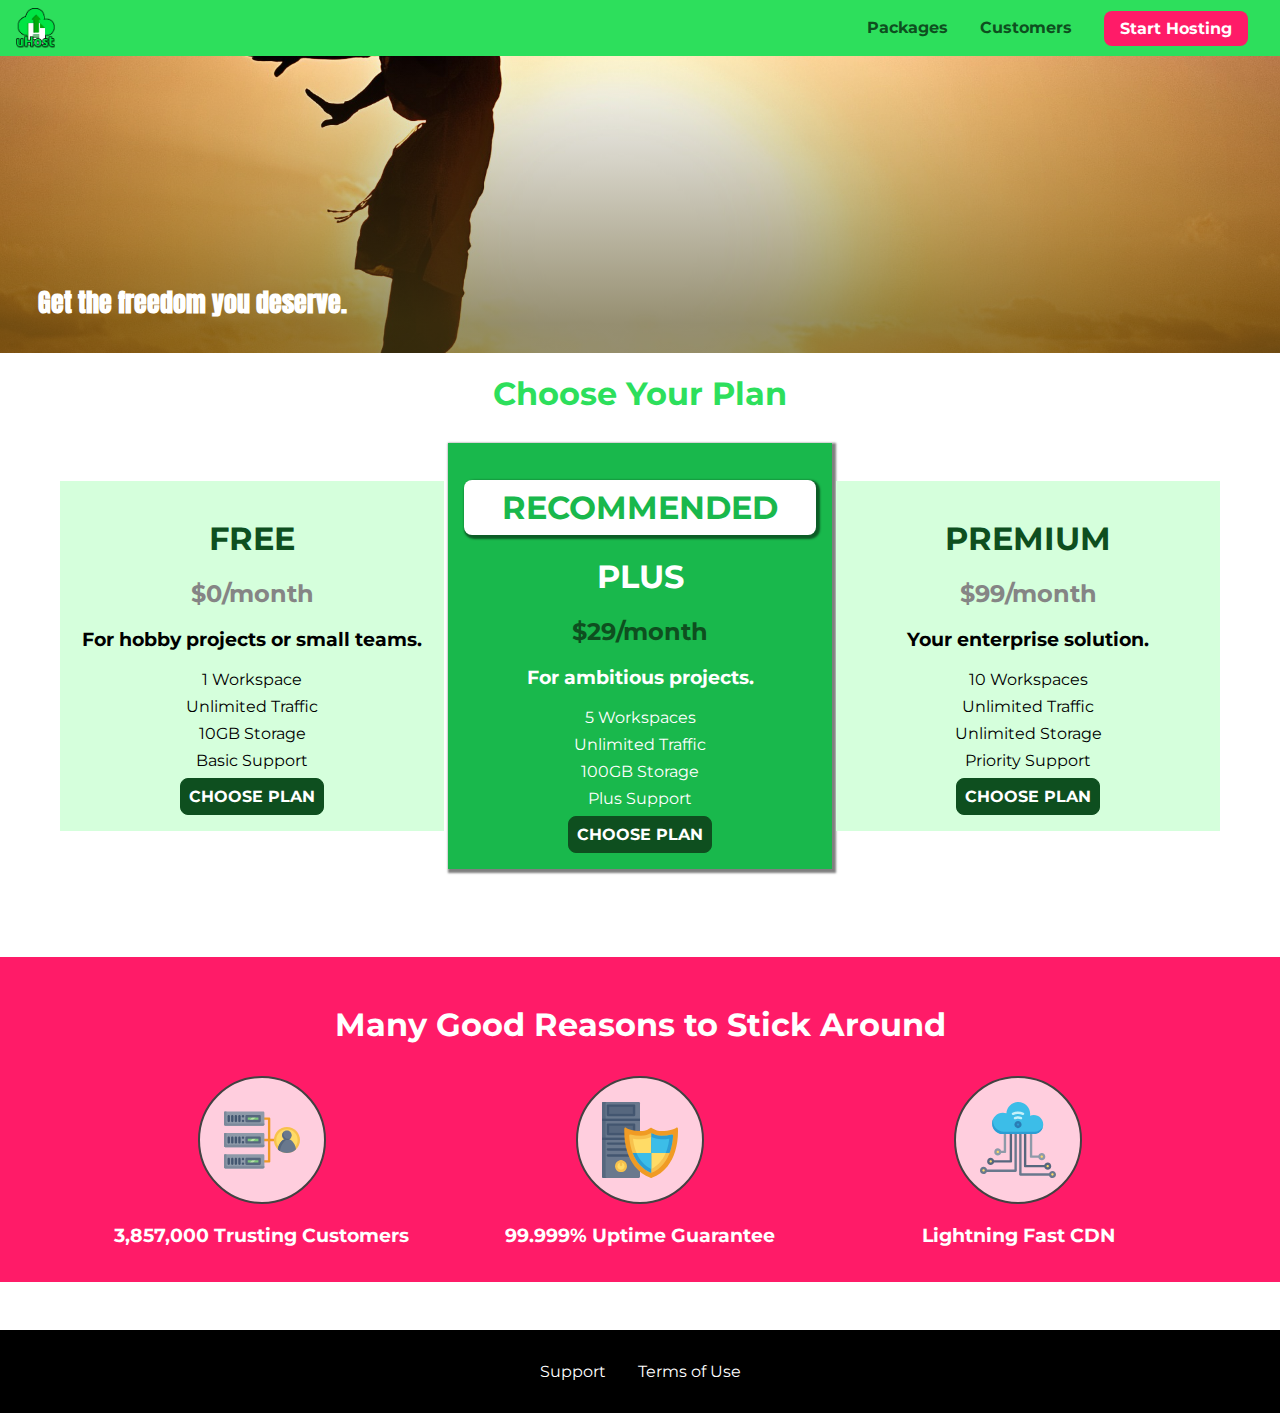
<file: index.html>
<!DOCTYPE html>
<html lang="en">

<head>
    <meta charset="UTF-8">
    <meta http-equiv="X-UA-Compatible" content="ie=edge">
    <meta name="viewport" content="width=device-width, initial-scale=1.0">
    <title>uHost</title>
    <link rel="shortcut icon" href="favicon.png">
    <!-- <link href="https://fonts.googleapis.com/css?family=Anton" rel="stylesheet">
    <link href="https://fonts.googleapis.com/css?family=Montserrat:400,700" rel="stylesheet"> -->
    <link rel="stylesheet" href="shared.css">
    <link rel="stylesheet" href="main.css">
</head>

<body>
    <div class="backdrop"></div>
    <div class="modal">
        <h1 class="modal__title">Do you want to continue?</h1>
        <div class="modal__actions">
            <a href="start-hosting/index.html" class="modal__action">Yes!</a>
            <button class="modal__action modal__action--negative" type="button">No!</button>
        </div>
    </div>
    <header class="main-header">
        <div>
            <button class="toggle-button">
                <span class="toggle-button__bar"></span>
                <span class="toggle-button__bar"></span>
                <span class="toggle-button__bar"></span>
            </button>
            <a href="index.html" class="main-header__brand">
                <img src="images/uhost-icon.png" alt="uHost - Your favorite hosting company">
            </a>
        </div>
        <nav class="main-nav">
            <ul class="main-nav__items">
                <li class="main-nav__item">
                    <a href="packages/index.html">Packages</a>
                </li>
                <li class="main-nav__item">
                    <a href="customers/index.html">Customers</a>
                </li>
                <li class="main-nav__item main-nav__item--cta">
                    <a href="start-hosting/index.html">Start Hosting</a>
                </li>
            </ul>
        </nav>
    </header>
    <nav class="mobile-nav">
        <ul class="mobile-nav__items">
            <li class="mobile-nav__item">
                <a href="packages/index.html">Packages</a>
            </li>
            <li class="mobile-nav__item">
                <a href="customers/index.html">Customers</a>
            </li>
            <li class="mobile-nav__item mobile-nav__item--cta">
                <a href="start-hosting/index.html">Start Hosting</a>
            </li>
        </ul>
    </nav>
    <main>
        <section id="product-overview">
            <h1>Get the freedom you deserve.</h1>
        </section>
        <section id="plans">
            <h1 class="section-title">Choose Your Plan</h1>
            <div class="plan__list">
                <article class="plan">
                    <h1 class="plan__title">FREE</h1>
                    <h2 class="plan__price">$0/month</h2>
                    <h3>For hobby projects or small teams.</h3>
                    <ul class="plan__features">
                        <li class="plan__feature">1 Workspace</li>
                        <li class="plan__feature">Unlimited Traffic</li>
                        <li class="plan__feature">10GB Storage</li>
                        <li class="plan__feature">Basic Support</li>
                    </ul>
                    <div>
                        <button class="button">CHOOSE PLAN</button>
                    </div>
                </article>
                <article class="plan plan--highlighted">
                    <h1 class="plan__annotation">RECOMMENDED</h1>
                    <h1 class="plan__title">PLUS</h1>
                    <h2 class="plan__price">$29/month</h2>
                    <h3>For ambitious projects.</h3>
                    <ul class="plan__features">
                        <li class="plan__feature">5 Workspaces</li>
                        <li class="plan__feature">Unlimited Traffic</li>
                        <li class="plan__feature">100GB Storage</li>
                        <li class="plan__feature">Plus Support</li>
                    </ul>
                    <div>
                        <button class="button">CHOOSE PLAN</button>
                    </div>
                </article>
                <article class="plan">
                    <h1 class="plan__title">PREMIUM</h1>
                    <h2 class="plan__price">$99/month</h2>
                    <h3>Your enterprise solution.</h3>
                    <ul class="plan__features">
                        <li class="plan__feature">10 Workspaces</li>
                        <li class="plan__feature">Unlimited Traffic</li>
                        <li class="plan__feature">Unlimited Storage</li>
                        <li class="plan__feature">Priority Support</li>
                    </ul>
                    <div>
                        <button class="button">CHOOSE PLAN</button>
                    </div>
                </article>
            </div>
        </section>
        <section id="key-features">
            <h1 class="section-title">Many Good Reasons to Stick Around</h1>
            <ul class="key-feature__list">
                <li class="key-feature">
                    <div class="key-feature__image">
                        <svg viewBox="0 0 512 512">
                            <path style="fill:#F09B24;" d="M344,248h-32V112c0-4.418-3.582-8-8-8h-40c-4.418,0-8,3.582-8,8s3.582,8,8,8h32v128h-32  c-4.418,0-8,3.582-8,8s3.582,8,8,8h32v128h-32c-4.418,0-8,3.582-8,8s3.582,8,8,8h40c4.418,0,8-3.582,8-8V264h32c4.418,0,8-3.582,8-8  S348.418,248,344,248z"
                            />
                            <path style="fill:#8E9AA9;" d="M264,64H8c-4.418,0-8,3.582-8,8v80c0,4.418,3.582,8,8,8h256c4.418,0,8-3.582,8-8V72  C272,67.582,268.418,64,264,64z"
                            />
                            <path style="fill:#7C899B;" d="M24,144c-4.418,0-8-3.582-8-8V64H8c-4.418,0-8,3.582-8,8v80c0,4.418,3.582,8,8,8h256  c4.418,0,8-3.582,8-8v-8H24z"
                            />
                            <rect x="152" y="96" style="fill:#B8E3A8;" width="88" height="32" />
                            <g>
                                <polygon style="fill:#7EC97D;" points="152,96 152,128 166,128 198,96  " />
                                <polygon style="fill:#7EC97D;" points="220,96 188,128 240,128 240,96  " />
                            </g>
                            <path style="fill:#56677E;" d="M240,136h-88c-4.418,0-8-3.582-8-8V96c0-4.418,3.582-8,8-8h88c4.418,0,8,3.582,8,8v32  C248,132.418,244.418,136,240,136z M160,120h72v-16h-72V120z"
                            />
                            <g>
                                <path style="fill:#435670;" d="M32,136c-4.418,0-8-3.582-8-8V96c0-4.418,3.582-8,8-8s8,3.582,8,8v32C40,132.418,36.418,136,32,136z   "
                                />
                                <path style="fill:#435670;" d="M56,136c-4.418,0-8-3.582-8-8V96c0-4.418,3.582-8,8-8s8,3.582,8,8v32C64,132.418,60.418,136,56,136z   "
                                />
                                <path style="fill:#435670;" d="M80,136c-4.418,0-8-3.582-8-8V96c0-4.418,3.582-8,8-8s8,3.582,8,8v32C88,132.418,84.418,136,80,136z   "
                                />
                                <path style="fill:#435670;" d="M104,136c-4.418,0-8-3.582-8-8V96c0-4.418,3.582-8,8-8s8,3.582,8,8v32   C112,132.418,108.418,136,104,136z"
                                />
                                <path style="fill:#435670;" d="M128,105c-4.418,0-8-3.582-8-8v-1c0-4.418,3.582-8,8-8s8,3.582,8,8v1   C136,101.418,132.418,105,128,105z"
                                />
                                <path style="fill:#435670;" d="M128,136c-4.418,0-8-3.582-8-8v-1c0-4.418,3.582-8,8-8s8,3.582,8,8v1   C136,132.418,132.418,136,128,136z"
                                />
                            </g>
                            <path style="fill:#8E9AA9;" d="M264,208H8c-4.418,0-8,3.582-8,8v80c0,4.418,3.582,8,8,8h256c4.418,0,8-3.582,8-8v-80  C272,211.582,268.418,208,264,208z"
                            />
                            <path style="fill:#7C899B;" d="M24,288c-4.418,0-8-3.582-8-8v-72H8c-4.418,0-8,3.582-8,8v80c0,4.418,3.582,8,8,8h256  c4.418,0,8-3.582,8-8v-8H24z"
                            />
                            <rect x="152" y="240" style="fill:#B8E3A8;" width="88" height="32" />
                            <g>
                                <polygon style="fill:#7EC97D;" points="152,240 152,272 166,272 198,240  " />
                                <polygon style="fill:#7EC97D;" points="220,240 188,272 240,272 240,240  " />
                            </g>
                            <path style="fill:#56677E;" d="M240,280h-88c-4.418,0-8-3.582-8-8v-32c0-4.418,3.582-8,8-8h88c4.418,0,8,3.582,8,8v32  C248,276.418,244.418,280,240,280z M160,264h72v-16h-72V264z"
                            />
                            <g>
                                <path style="fill:#435670;" d="M32,280c-4.418,0-8-3.582-8-8v-32c0-4.418,3.582-8,8-8s8,3.582,8,8v32C40,276.418,36.418,280,32,280   z"
                                />
                                <path style="fill:#435670;" d="M56,280c-4.418,0-8-3.582-8-8v-32c0-4.418,3.582-8,8-8s8,3.582,8,8v32C64,276.418,60.418,280,56,280   z"
                                />
                                <path style="fill:#435670;" d="M80,280c-4.418,0-8-3.582-8-8v-32c0-4.418,3.582-8,8-8s8,3.582,8,8v32C88,276.418,84.418,280,80,280   z"
                                />
                                <path style="fill:#435670;" d="M104,280c-4.418,0-8-3.582-8-8v-32c0-4.418,3.582-8,8-8s8,3.582,8,8v32   C112,276.418,108.418,280,104,280z"
                                />
                                <path style="fill:#435670;" d="M128,249c-4.418,0-8-3.582-8-8v-1c0-4.418,3.582-8,8-8s8,3.582,8,8v1   C136,245.418,132.418,249,128,249z"
                                />
                                <path style="fill:#435670;" d="M128,280c-4.418,0-8-3.582-8-8v-1c0-4.418,3.582-8,8-8s8,3.582,8,8v1   C136,276.418,132.418,280,128,280z"
                                />
                            </g>
                            <path style="fill:#8E9AA9;" d="M264,352H8c-4.418,0-8,3.582-8,8v80c0,4.418,3.582,8,8,8h256c4.418,0,8-3.582,8-8v-80  C272,355.582,268.418,352,264,352z"
                            />
                            <path style="fill:#7C899B;" d="M24,432c-4.418,0-8-3.582-8-8v-72H8c-4.418,0-8,3.582-8,8v80c0,4.418,3.582,8,8,8h256  c4.418,0,8-3.582,8-8v-8H24z"
                            />
                            <rect x="152" y="384" style="fill:#B8E3A8;" width="88" height="32" />
                            <g>
                                <polygon style="fill:#7EC97D;" points="152,384 152,416 166,416 198,384  " />
                                <polygon style="fill:#7EC97D;" points="220,384 188,416 240,416 240,384  " />
                            </g>
                            <path style="fill:#56677E;" d="M240,424h-88c-4.418,0-8-3.582-8-8v-32c0-4.418,3.582-8,8-8h88c4.418,0,8,3.582,8,8v32  C248,420.418,244.418,424,240,424z M160,408h72v-16h-72V408z"
                            />
                            <g>
                                <path style="fill:#435670;" d="M32,424c-4.418,0-8-3.582-8-8v-32c0-4.418,3.582-8,8-8s8,3.582,8,8v32C40,420.418,36.418,424,32,424   z"
                                />
                                <path style="fill:#435670;" d="M56,424c-4.418,0-8-3.582-8-8v-32c0-4.418,3.582-8,8-8s8,3.582,8,8v32C64,420.418,60.418,424,56,424   z"
                                />
                                <path style="fill:#435670;" d="M80,424c-4.418,0-8-3.582-8-8v-32c0-4.418,3.582-8,8-8s8,3.582,8,8v32C88,420.418,84.418,424,80,424   z"
                                />
                                <path style="fill:#435670;" d="M104,424c-4.418,0-8-3.582-8-8v-32c0-4.418,3.582-8,8-8s8,3.582,8,8v32   C112,420.418,108.418,424,104,424z"
                                />
                                <path style="fill:#435670;" d="M128,393c-4.418,0-8-3.582-8-8v-1c0-4.418,3.582-8,8-8s8,3.582,8,8v1   C136,389.418,132.418,393,128,393z"
                                />
                                <path style="fill:#435670;" d="M128,424c-4.418,0-8-3.582-8-8v-1c0-4.418,3.582-8,8-8s8,3.582,8,8v1   C136,420.418,132.418,424,128,424z"
                                />
                            </g>
                            <path style="fill:#F7C14D;" d="M424,168c-48.523,0-88,39.477-88,88s39.477,88,88,88s88-39.477,88-88S472.523,168,424,168z" />
                            <path style="fill:#FFDB66;" d="M424,184c-39.701,0-72,32.299-72,72s32.299,72,72,72s72-32.299,72-72S463.701,184,424,184z" />
                            <path style="fill:#69788D;" d="M484.893,314.16C476.393,274.588,451.922,248,424,248s-52.393,26.588-60.893,66.16  c-0.605,2.82,0.354,5.749,2.511,7.664C381.731,336.124,402.465,344,424,344s42.269-7.876,58.381-22.176  C484.539,319.909,485.498,316.98,484.893,314.16z"
                            />
                            <path style="fill:#56677E;" d="M434.053,249.171C430.768,248.403,427.411,248,424,248c-27.922,0-52.393,26.588-60.893,66.16  c-0.605,2.82,0.354,5.749,2.511,7.664c3.383,3.002,6.979,5.703,10.734,8.125C384.904,286.243,407.373,255.378,434.053,249.171z"
                            />
                            <path style="fill:#69788D;" d="M424,192c-17.645,0-32,14.355-32,32s14.355,32,32,32s32-14.355,32-32S441.645,192,424,192z" />
                            <path style="fill:#56677E;" d="M432,248c-17.645,0-32-14.355-32-32c0-6.783,2.128-13.076,5.742-18.258  C397.444,203.53,392,213.138,392,224c0,17.645,14.355,32,32,32c10.862,0,20.471-5.444,26.258-13.742  C445.076,245.872,438.783,248,432,248z"
                            />

                        </svg>
                    </div>
                    <p class="key-feature__description">3,857,000 Trusting Customers</p>
                </li>
                <li class="key-feature">
                    <div class="key-feature__image">
                        <svg viewBox="0 0 512 512">
                            <path style="fill:#69788D;" d="M248,0H8C3.582,0,0,3.582,0,8v496c0,4.418,3.582,8,8,8h240c4.418,0,8-3.582,8-8V8  C256,3.582,252.418,0,248,0z"
                            />
                            <path style="fill:#56677E;" d="M24,504V8c0-4.418,3.582-8,8-8H8C3.582,0,0,3.582,0,8v496c0,4.418,3.582,8,8,8h24  C27.582,512,24,508.418,24,504z"
                            />
                            <g>
                                <rect x="0" y="112" style="fill:#435670;" width="256" height="16" />
                                <rect x="0" y="240" style="fill:#435670;" width="256" height="16" />
                            </g>
                            <path style="fill:#F7C14D;" d="M128,392c-22.056,0-40,17.944-40,40s17.944,40,40,40s40-17.944,40-40S150.056,392,128,392z" />
                            <path style="fill:#FFDB66;" d="M128,408c-13.233,0-24,10.767-24,24s10.767,24,24,24s24-10.767,24-24S141.233,408,128,408z" />
                            <path style="fill:#F7C14D;" d="M128,392c-2.739,0-5.414,0.278-8,0.805V424c0,4.418,3.582,8,8,8c4.418,0,8-3.582,8-8v-31.195  C133.414,392.278,130.739,392,128,392z"
                            />
                            <g>
                                <path style="fill:#435670;" d="M216,288H40c-4.418,0-8-3.582-8-8s3.582-8,8-8h176c4.418,0,8,3.582,8,8S220.418,288,216,288z"
                                />
                                <path style="fill:#435670;" d="M216,328H40c-4.418,0-8-3.582-8-8s3.582-8,8-8h176c4.418,0,8,3.582,8,8S220.418,328,216,328z"
                                />
                                <path style="fill:#435670;" d="M216,368H40c-4.418,0-8-3.582-8-8s3.582-8,8-8h176c4.418,0,8,3.582,8,8S220.418,368,216,368z"
                                />
                                <path style="fill:#435670;" d="M216,16H40c-4.418,0-8,3.582-8,8v64c0,4.418,3.582,8,8,8h176c4.418,0,8-3.582,8-8V24   C224,19.582,220.418,16,216,16z"
                                />
                            </g>
                            <rect x="48" y="32" style="fill:#56677E;" width="160" height="48" />
                            <path style="fill:#435670;" d="M216,144H40c-4.418,0-8,3.582-8,8v64c0,4.418,3.582,8,8,8h176c4.418,0,8-3.582,8-8v-64  C224,147.582,220.418,144,216,144z"
                            />
                            <rect x="48" y="160" style="fill:#56677E;" width="160" height="48" />
                            <path style="fill:#F09B24;" d="M511.747,180.237c-0.194-6.537-8.107-10.107-13.135-5.894c-5.6,4.693-42.904,21.282-98.514,21.282  c-33.45,0-64.625-20.999-64.929-21.206c-2.9-1.991-6.764-1.85-9.512,0.346c-2.677,2.135-27.201,20.86-63.793,20.86  c-55.607,0-92.914-16.589-98.515-21.282c-5.028-4.211-12.941-0.645-13.135,5.894c-1.634,54.834,4.655,105.941,18.693,151.903  c12.096,39.604,29.759,74.047,52.497,102.373c27.538,34.304,62.743,59.882,104.66,76.045c3.069,1.918,6.757,1.921,9.83,0  c41.917-16.163,77.122-41.741,104.66-76.045c22.738-28.326,40.401-62.77,52.497-102.373  C507.092,286.179,513.381,235.071,511.747,180.237z"
                            />
                            <path style="fill:#F7C14D;" d="M476.21,221.226c-1.953-1.631-4.568-2.235-7.036-1.628c-21.686,5.327-44.926,8.028-69.075,8.028  c-25.926,0-49.633-8.975-64.955-16.504c-2.307-1.134-5.016-1.091-7.284,0.116c-14.059,7.477-36.919,16.388-65.994,16.388  c-24.153,0-47.394-2.701-69.075-8.028c-5.155-1.268-10.221,2.966-9.894,8.261c2.077,33.693,7.668,65.635,16.616,94.935  c22.774,74.565,66.139,126.334,128.888,153.868c2.032,0.891,4.397,0.891,6.43,0c61.777-27.107,104.716-78.876,127.62-153.868  c8.948-29.3,14.539-61.241,16.616-94.935C479.224,225.319,478.163,222.856,476.21,221.226z"
                            />
                            <path style="fill:#FFDB66;" d="M331.609,451.727c-52.604-25.289-89.304-70.987-109.144-135.944  c-6.532-21.39-11.162-44.336-13.82-68.447c17.133,2.852,34.952,4.291,53.22,4.291c29.394,0,53.376-7.793,69.978-15.561  c17.44,7.736,41.656,15.561,68.256,15.561c18.267,0,36.085-1.439,53.219-4.291c-2.659,24.112-7.288,47.06-13.82,68.448  C419.545,381.108,383.27,426.805,331.609,451.727z"
                            />
                            <g>
                                <path style="fill:#2C9DD4;" d="M479.066,227.858c0.157-2.539-0.903-5.002-2.856-6.633s-4.568-2.235-7.036-1.628   c-21.686,5.327-44.926,8.028-69.075,8.028c-25.926,0-49.633-8.975-64.955-16.504c-1.057-0.52-2.2-0.78-3.345-0.806l-0.072,133.351   h123.601c2.556-6.746,4.933-13.702,7.123-20.874C471.398,293.493,476.989,261.552,479.066,227.858z"
                                />
                                <path style="fill:#2C9DD4;" d="M206.658,343.667c24.153,63.42,65.028,108.108,121.743,132.995c1.031,0.452,2.147,0.673,3.263,0.666   l0.063-133.661H206.658z"
                                />
                            </g>
                            <g>
                                <path style="fill:#3CBDE8;" d="M439.497,315.783c6.532-21.389,11.161-44.336,13.82-68.448c-17.134,2.852-34.952,4.291-53.219,4.291   c-26.6,0-50.815-7.824-68.256-15.561l-0.116,107.601h97.758C433.179,334.807,436.524,325.518,439.497,315.783z"
                                />
                                <path style="fill:#3CBDE8;" d="M232.523,343.667c21.144,50.298,54.363,86.56,99.087,108.06l0.117-108.06H232.523z" />
                            </g>
                        </svg>
                    </div>
                    <p class="key-feature__description">99.999% Uptime Guarantee</p>
                </li>
                <li class="key-feature">
                    <div class="key-feature__image">
                        <svg viewBox="0 0 512 512">
                            <path style="fill:#8E9AA9;" d="M168,200c-4.418,0-8,3.582-8,8v120h-17.376c-3.302-9.311-12.194-16-22.624-16  c-13.234,0-24,10.767-24,24s10.766,24,24,24c10.429,0,19.321-6.689,22.624-16H168c4.418,0,8-3.582,8-8V208  C176,203.582,172.418,200,168,200z"
                            />
                            <path style="fill:#FFDB66;" d="M120,328c-4.411,0-8,3.589-8,8s3.589,8,8,8s8-3.589,8-8S124.411,328,120,328z" />
                            <path style="fill:#56677E;" d="M208,200c-4.418,0-8,3.582-8,8v184H94.624C91.322,382.689,82.43,376,72,376  c-13.234,0-24,10.767-24,24s10.766,24,24,24c10.429,0,19.321-6.689,22.624-16H208c4.418,0,8-3.582,8-8V208  C216,203.582,212.418,200,208,200z"
                            />
                            <path style="fill:#FFDB66;" d="M72,392c-4.411,0-8,3.589-8,8s3.589,8,8,8s8-3.589,8-8S76.411,392,72,392z" />
                            <path style="fill:#69788D;" d="M240,208c-4.418,0-8,3.582-8,8v239H47.24c-2.671-10.34-12.078-18-23.24-18c-13.234,0-24,10.767-24,24  s10.766,24,24,24c9.666,0,18.009-5.747,21.809-14H240c4.418,0,8-3.582,8-8V216C248,211.582,244.418,208,240,208z"
                            />
                            <path style="fill:#FFDB66;" d="M24,453c-4.411,0-8,3.589-8,8s3.589,8,8,8s8-3.589,8-8S28.411,453,24,453z" />
                            <path style="fill:#69788D;" d="M488,464c-10.429,0-19.321,6.689-22.624,16H280V208c0-4.418-3.582-8-8-8s-8,3.582-8,8v280  c0,4.418,3.582,8,8,8h193.376c3.302,9.311,12.194,16,22.624,16c13.234,0,24-10.767,24-24S501.234,464,488,464z"
                            />
                            <path style="fill:#FFDB66;" d="M488,480c-4.411,0-8,3.589-8,8s3.589,8,8,8s8-3.589,8-8S492.411,480,488,480z" />
                            <path style="fill:#56677E;" d="M456,408c-10.429,0-19.321,6.689-22.624,16H312V208c0-4.418-3.582-8-8-8s-8,3.582-8,8v224  c0,4.418,3.582,8,8,8h129.376c3.302,9.311,12.194,16,22.624,16c13.234,0,24-10.767,24-24S469.234,408,456,408z"
                            />
                            <path style="fill:#FFDB66;" d="M456,424c-4.411,0-8,3.589-8,8s3.589,8,8,8s8-3.589,8-8S460.411,424,456,424z" />
                            <path style="fill:#8E9AA9;" d="M416,344c-10.429,0-19.321,6.689-22.624,16H352V208c0-4.418-3.582-8-8-8s-8,3.582-8,8v160  c0,4.418,3.582,8,8,8h49.376c3.302,9.311,12.194,16,22.624,16c13.234,0,24-10.767,24-24S429.234,344,416,344z"
                            />
                            <path style="fill:#FFDB66;" d="M416,360c-4.411,0-8,3.589-8,8s3.589,8,8,8s8-3.589,8-8S420.411,360,416,360z" />
                            <path style="fill:#3CBDE8;" d="M362,88c-8.741,0-17.231,1.751-25.06,5.085C337.646,88.797,338,84.43,338,80  c0-44.112-35.888-80-80-80c-42.823,0-77.895,33.816-79.909,76.149C170.393,73.415,162.244,72,154,72c-39.701,0-72,32.299-72,72  s32.299,72,72,72h208c35.29,0,64-28.71,64-64S397.29,88,362,88z"
                            />
                            <path style="fill:#2C9DD4;" d="M368,200H160c-39.701,0-72-32.299-72-72c0-5.863,0.721-11.559,2.05-17.019  C84.918,120.88,82,132.102,82,144c0,39.701,32.299,72,72,72h208c30.389,0,55.88-21.296,62.379-49.743  C413.565,186.327,392.352,200,368,200z"
                            />
                            <path style="fill:#2A7DB5;" d="M256,128c-13.234,0-24,10.767-24,24s10.766,24,24,24c13.233,0,24-10.767,24-24S269.233,128,256,128z"
                            />
                            <path style="fill:#2C9DD4;" d="M256,144c-4.411,0-8,3.589-8,8s3.589,8,8,8c4.411,0,8-3.589,8-8S260.411,144,256,144z" />
                            <g>
                                <path style="fill:#C5F1FA;" d="M221.755,87.695c-2.994,0-5.864-1.688-7.233-4.572c-1.894-3.991-0.194-8.763,3.798-10.657   C230.157,66.849,242.834,64,256,64c13.166,0,25.844,2.849,37.68,8.466c3.992,1.895,5.692,6.666,3.798,10.657   s-6.666,5.692-10.657,3.798C277.144,82.328,266.774,80,256,80c-10.774,0-21.144,2.328-30.821,6.921   C224.072,87.446,222.904,87.695,221.755,87.695z"
                                />
                                <path style="fill:#C5F1FA;" d="M276.545,116.618c-1.148,0-2.316-0.249-3.424-0.774C267.745,113.293,261.985,112,256,112   c-5.985,0-11.745,1.293-17.121,3.844c-3.991,1.895-8.763,0.192-10.657-3.798c-1.894-3.992-0.193-8.764,3.798-10.657   C239.557,97.813,247.625,96,256,96c8.376,0,16.444,1.813,23.98,5.389c3.991,1.894,5.692,6.665,3.798,10.657   C282.41,114.93,279.539,116.618,276.545,116.618z"
                                />
                            </g>

                        </svg>
                    </div>
                    <p class="key-feature__description">Lightning Fast CDN</p>
                </li>
            </ul>
        </section>
    </main>
    <footer class="main-footer">
        <nav>
            <ul class="main-footer__links">
                <li class="main-footer__link">
                    <a href="#">Support</a>
                </li>
                <li class="main-footer__link">
                    <a href="#">Terms of Use</a>
                </li>
            </ul>
        </nav>
    </footer>
    <script src="shared.js"></script>
</body>

</html>
</file>
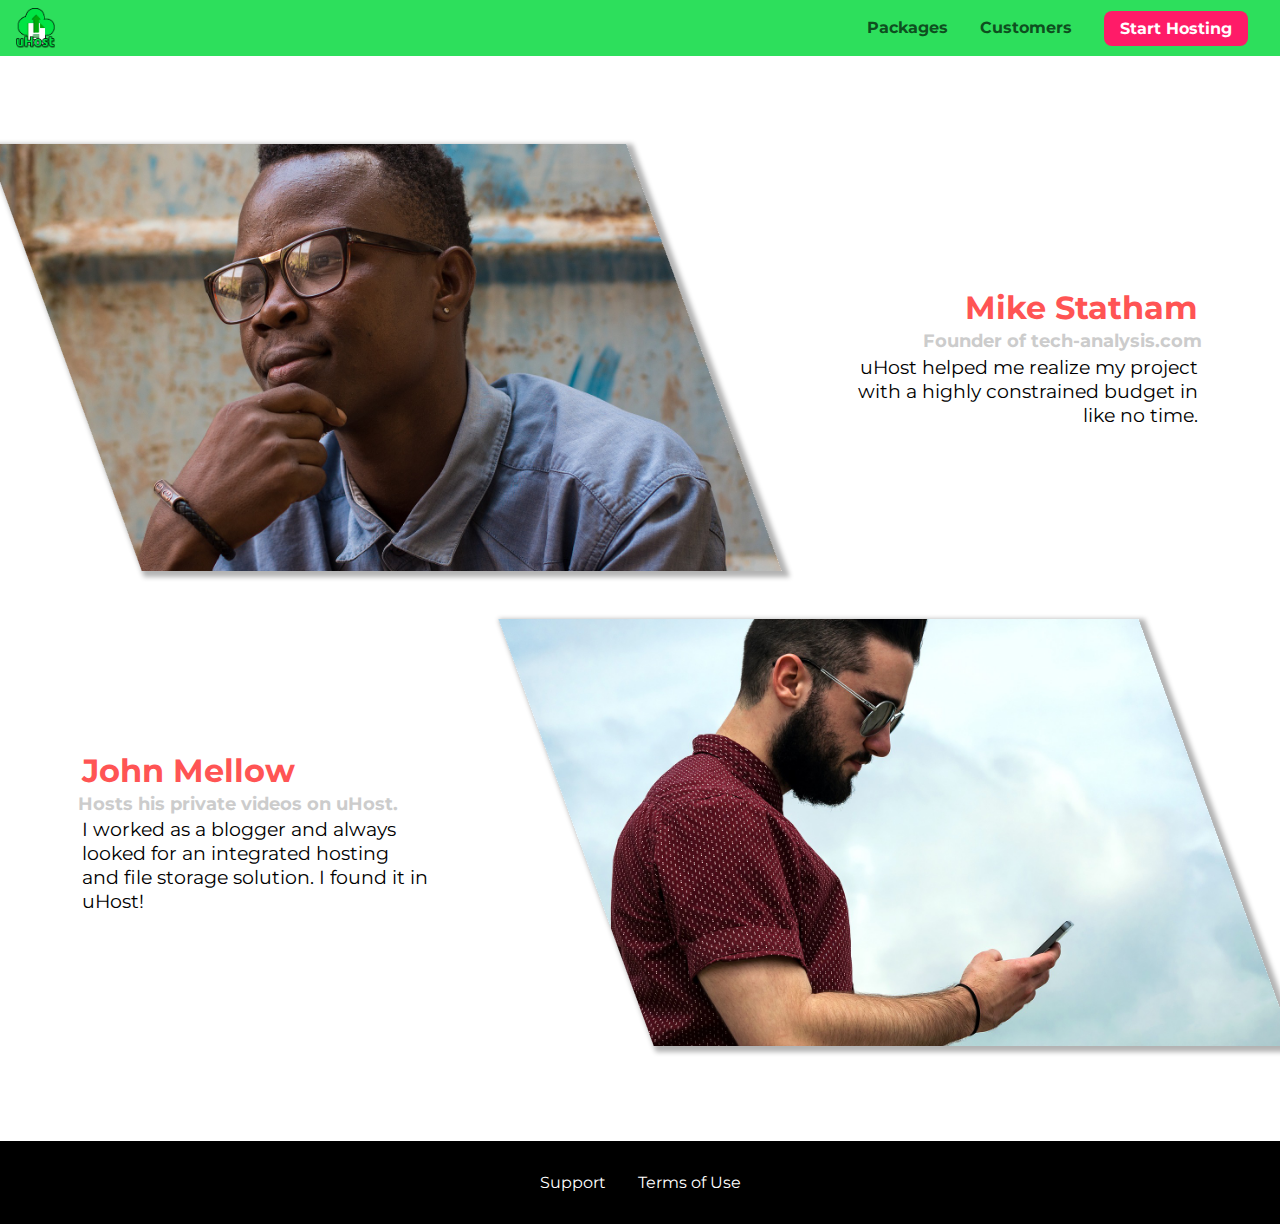
<file: customers/index.html>
<!DOCTYPE html>
<html lang="en">

<head>
    <meta charset="UTF-8">
    <meta name="viewport" content="width=device-width, initial-scale=1.0">
    <meta http-equiv="X-UA-Compatible" content="ie=edge">
    <meta name="viewport" content="width=device-width, initial-scale=1.0">
    <title>uHost Customers</title>
    <link rel="shortcut icon" href="../favicon.png">
    <!-- <link href="https://fonts.googleapis.com/css?family=Anton|Montserrat:400,700" rel="stylesheet"> -->
    <link rel="stylesheet" href="../shared.css">
    <link rel="stylesheet" href="customers.css">
</head>

<body>
    <div class="backdrop"></div>
    <header class="main-header">
        <div>
            <button class="toggle-button">
                <span class="toggle-button__bar"></span>
                <span class="toggle-button__bar"></span>
                <span class="toggle-button__bar"></span>
            </button>
            <a href="../index.html" class="main-header__brand">
                <img src="../images/uhost-icon.png" alt="uHost - Your favorite hosting company">
            </a>
        </div>
        <nav class="main-nav">
            <ul class="main-nav__items">
                <li class="main-nav__item">
                    <a href="../packages/index.html">Packages</a>
                </li>
                <li class="main-nav__item">
                    <a href="index.html">Customers</a>
                </li>
                <li class="main-nav__item main-nav__item--cta">
                    <a href="../start-hosting/index.html">Start Hosting</a>
                </li>
            </ul>
        </nav>
    </header>
    <nav class="mobile-nav">
        <ul class="mobile-nav__items">
            <li class="mobile-nav__item">
                <a href="../packages/index.html">Packages</a>
            </li>
            <li class="mobile-nav__item">
                <a href="/index.html">Customers</a>
            </li>
            <li class="mobile-nav__item mobile-nav__item--cta">
                <a href="../start-hosting/index.html">Start Hosting</a>
            </li>
        </ul>
    </nav>
    <main>
        <div>
            <div class="testimonial" id="customer-1">
                <div class="testimonial__image-container">
                    <img src="../images/customer-1.jpg" alt="Mike Statham - Customer" class="testimonial__image">
                </div>
                <div class="testimonial__info">
                    <h1 class="testimonial__name">Mike Statham</h1>
                    <h2 class="testimonial__subtitle">Founder of
                        <a href="tech-analysis.com">tech-analysis.com</a>
                    </h2>
                    <p class="testimonial__text">uHost helped me realize my project with a highly constrained budget in like no time.</p>
                </div>
            </div>
            <div class="testimonial" id="customer-2">

                <div class="testimonial__info">
                    <h1 class="testimonial__name">John Mellow</h1>
                    <h2 class="testimonial__subtitle">Hosts his private videos on uHost.
                    </h2>
                    <p class="testimonial__text">I worked as a blogger and always looked for an integrated hosting and file storage solution. I found
                        it in uHost!
                    </p>
                </div>
                <div class="testimonial__image-container">
                    <img src="../images/customer-2.jpg" alt="John Mellow - Customer" class="testimonial__image">
                </div>
            </div>
        </div>
    </main>
    <footer class="main-footer">
        <nav>
            <ul class="main-footer__links">
                <li class="main-footer__link">
                    <a href="#">Support</a>
                </li>
                <li class="main-footer__link">
                    <a href="#">Terms of Use</a>
                </li>
            </ul>
        </nav>
    </footer>
    <script src="../shared.js"></script>
</body>

</html>
</file>
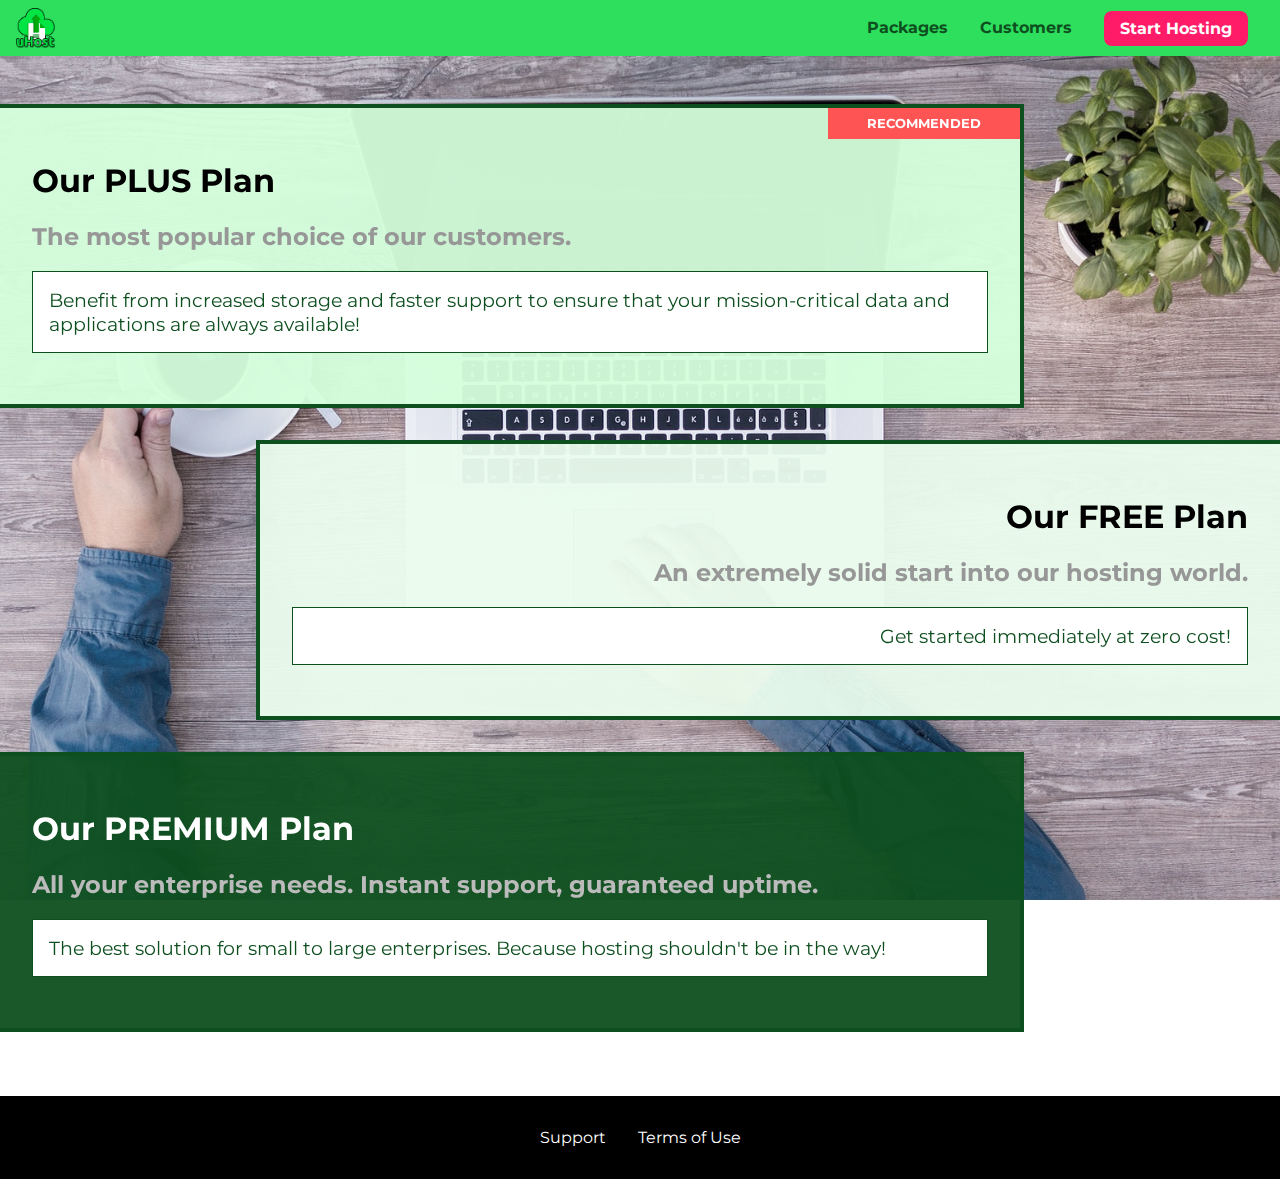
<file: packages/index.html>
<!DOCTYPE html>
<html lang="en">

<head>
    <meta charset="UTF-8">
    <meta http-equiv="X-UA-Compatible" content="ie=edge">
    <meta name="viewport" content="width=device-width, initial-scale=1.0">
    <title>uHost</title>
    <link rel="shortcut icon" href="../favicon.png">
    <!-- <link href="https://fonts.googleapis.com/css?family=Montserrat:400,700" rel="stylesheet"> -->
    <link rel="stylesheet" href="../shared.css">
    <link rel="stylesheet" href="packages.css">
</head>

<body>
    <div class="backdrop"></div> 
    <div class="background"></div>
    <header class="main-header">
        <div>
            <button class="toggle-button">
                <span class="toggle-button__bar"></span>
                <span class="toggle-button__bar"></span>
                <span class="toggle-button__bar"></span>
            </button>
            <a href="../index.html" class="main-header__brand">
                <img src="../images/uhost-icon.png" alt="uHost - Your favorite hosting company">
            </a>
        </div>
        <nav class="main-nav">
            <ul class="main-nav__items">
                <li class="main-nav__item">
                    <a href="index.html">Packages</a>
                </li>
                <li class="main-nav__item">
                    <a href="../customers/index.html">Customers</a>
                </li>
                <li class="main-nav__item main-nav__item--cta">
                    <a href="../start-hosting/index.html">Start Hosting</a>
                </li>
            </ul>
        </nav>
    </header>
    <nav class="mobile-nav">
        <ul class="mobile-nav__items">
            <li class="mobile-nav__item">
                <a href="/index.html">Packages</a>
            </li>
            <li class="mobile-nav__item">
                <a href="../customers/index.html">Customers</a>
            </li>
            <li class="mobile-nav__item mobile-nav__item--cta">
                <a href="../start-hosting/index.html">Start Hosting</a>
            </li>
        </ul>
    </nav>
    <main>
        <section class="package" id="plus">
            <a href="#">
                <h1 class="package__title">Our PLUS Plan</h1>
                <h2 class="package__badge">RECOMMENDED</h2>
                <h2 class="package__subtitle">The most popular choice of our customers.</h2>
                <p class="package__info">Benefit from increased storage and faster support to ensure that your mission-critical data and applications
                    are always available!</p>
            </a>
        </section>
        <section class="package" id="free">
            <a href="#">
                <h1 class="package__title">Our FREE Plan</h1>
                <h2 class="package__subtitle">An extremely solid start into our hosting world.</h2>
                <p class="package__info">Get started immediately at zero cost!</p>
            </a>
        </section>
        <div class="clearfix"></div>
        <section class="package" id="premium">
            <a href="#">
                <h1 class="package__title">Our PREMIUM Plan</h1>
                <h2 class="package__subtitle">All your enterprise needs. Instant support, guaranteed uptime. </h2>
                <p class="package__info">The best solution for small to large enterprises. Because hosting shouldn't be in the way!</p>
            </a>
        </section>
    </main>
    <footer class="main-footer">
        <nav>
            <ul class="main-footer__links">
                <li class="main-footer__link">
                    <a href="#">Support</a>
                </li>
                <li class="main-footer__link">
                    <a href="#">Terms of Use</a>
                </li>
            </ul>
        </nav>
    </footer>
    <script src="../shared.js"></script>
</body>

</html>
</file>
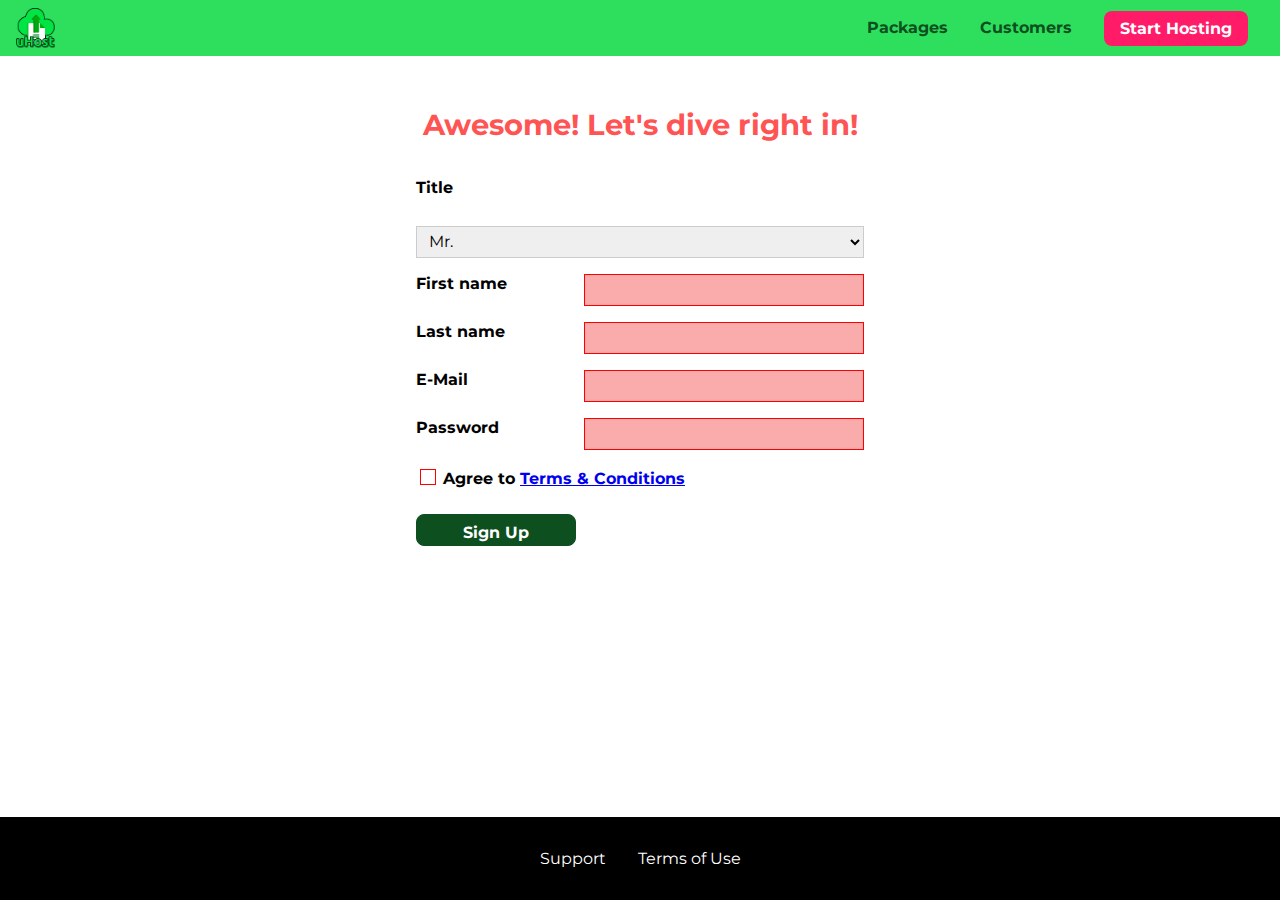
<file: start-hosting/index.html>
<!DOCTYPE html>
<html lang="en">

<head>
    <meta charset="UTF-8">
    <meta name="viewport" content="width=device-width, initial-scale=1.0">
    <meta http-equiv="X-UA-Compatible" content="ie=edge">
    <title>uHost Signup</title>
    <link rel="shortcut icon" href="../favicon.png">
    <!-- <link href="https://fonts.googleapis.com/css?family=Anton|Montserrat:400,700" rel="stylesheet"> -->
    <link rel="stylesheet" href="../shared.css">
    <link rel="stylesheet" href="start-hosting.css">
</head>

<body>
    <div class="backdrop"></div>
    <header class="main-header">
        <div>
            <button class="toggle-button">
                <span class="toggle-button__bar"></span>
                <span class="toggle-button__bar"></span>
                <span class="toggle-button__bar"></span>
            </button>
            <a href="../index.html" class="main-header__brand">
                <img src="../images/uhost-icon.png" alt="uHost - Your favorite hosting company">
            </a>
        </div>
        <nav class="main-nav">
            <ul class="main-nav__items">
                <li class="main-nav__item">
                    <a href="../packages/index.html">Packages</a>
                </li>
                <li class="main-nav__item">
                    <a href="../customers/index.html">Customers</a>
                </li>
                <li class="main-nav__item main-nav__item--cta">
                    <a href="index.html">Start Hosting</a>
                </li>
            </ul>
        </nav>
    </header>
    <nav class="mobile-nav">
        <ul class="mobile-nav__items">
            <li class="mobile-nav__item">
                <a href="../packages/index.html">Packages</a>
            </li>
            <li class="mobile-nav__item">
                <a href="../customers/index.html">Customers</a>
            </li>
            <li class="mobile-nav__item mobile-nav__item--cta">
                <a href="index.html">Start Hosting</a>
            </li>
        </ul>
    </nav>
    <main class="signup-page">
        <h1 class="signup-title">Awesome! Let's dive right in!</h1>
        <form action="index.html" class="signup-form">
            <label for="title">Title</label>
            <select id="title">
                <option value="mr">Mr.</option>
                <option value="ms">Ms.</option>
            </select>
            <label for="first-name">First name</label>
            <input type="text" id="first-name" required>
            <label for="last-name">Last name</label>
            <input type="text" id="last-name" required>
            <label for="email">E-Mail</label>
            <input type="email" id="email" required>
            <label for="password">Password</label>
            <input type="password" id="password" required>
            <div class="signup-form__checkbox"><input type="checkbox" id="agree-terms" required>
                <label for="agree-terms">Agree to
                    <a href="#">Terms &amp; Conditions</a>
                </label> </div>
            <button type="submit" class="button">Sign Up</button>
        </form>
    </main>
    <footer class="main-footer">
        <nav>
            <ul class="main-footer__links">
                <li class="main-footer__link">
                    <a href="#">Support</a>
                </li>
                <li class="main-footer__link">
                    <a href="#">Terms of Use</a>
                </li>
            </ul>
        </nav>
    </footer>
    <script src="../shared.js"></script>
</body>

</html>
</file>
<file: shared.css>
@import url('https://fonts.googleapis.com/css2?family=Roboto:100,400,900&display=swap');
@import url('https://fonts.googleapis.com/css2?family=Anton&display=swap');
@import url('https://fonts.googleapis.com/css2?family=Montserrat:400,700&display=swap');

:root {
    --dark-green: #0e4f1f;
    --highlight-color: #ff1b68;
}

* {
    box-sizing: border-box;
}

html {
    height: 100%;
}

body {
    font-family: 'Montserrat', sans-serif;
    margin: 0;
    padding-top: 3.5rem;
}

@supports (display: grid) {
    body {
        display: grid;
        grid-template-rows: 3.5rem auto fit-content(8rem);
        grid-template-areas: "header"
                             "main"
                             "footer";
        padding-top: 0;                     
        height: 100%;
    }
}


main {
    /* min-height: calc(100vh - 3.5rem - 8rem); */
    /* margin-top: 3.5rem; */
    /* grid-row: 2 / 3; */
    grid-area: main;


}

.backdrop {
    display: none;
    position: fixed;
    opacity: 0;
    top: 0;
    left: 0;
    z-index: 100;
    width: 100vw;
    height: 100vh;
    background: rgba(0,0,0,0.5);
    transition: opacity 0.2s linear;
}

.main-header {
    width: 100%;
    position: fixed;
    top: 0;
    left: 0;
    background: #2ddf5c;
    padding: 0.5rem 1rem;
    z-index: 1;
    display: -webkit-box;
    display: -ms-flexbox;
    display: -webkit-flex;
    display: flex;
    align-items: center;
    justify-content: space-between;
}

/* .main-header > div {
    display: inline-block;
    vertical-align: middle;
} */

.toggle-button {
    width: 3rem;
    background: transparent;
    border: none;
    cursor: pointer;
    padding-top: 0;
    padding-bottom: 0;
    vertical-align: middle;
  }
  
  .toggle-button:focus {
    outline: none;
  }
  
  .toggle-button__bar {
    width: 100%;
    height: 0.2rem;
    background: black;
    display: block;
    margin: 0.6rem 0;
  }
  

.main-header__brand {
    color: #0e4f1f;
    text-decoration: none;
    font-weight: bold;
    /* width: 20px; */
    /* display: inline-block;
    vertical-align: middle; */
}

.main-header__brand img {
    height: 2.5rem;
    vertical-align: middle;
    /* width: 100%; */
}

.main-nav {
    display: none;
}



.main-nav__items {
    margin: 0;
    padding: 0;
    list-style: none;
    display: flex;
}

.main-nav__item {
    margin: 0 1rem;
}

.main-nav__item a, 
.mobile-nav__item a {
    text-decoration: none;
    color: var(--dark-green);
    font-weight: bold;
    padding: 0.2rem 0;
}

.main-nav__item a:hover,
.main-nav__item a:active {
    color: white;
    border-bottom: 5px solid white;
}

.main-nav__item--cta {
    animation: wiggle 200ms 3s 8 ease-out none;
}

.main-nav__item--cta a, 
.mobile-nav__item--cta a{
    color: white;
    background: var(--highlight-color);
    padding: 0.5rem 1rem;
    border-radius: 8px;
}

.main-nav__item--cta a:hover,
.main-nav__item--cta a:active,
.mobile-nav__item--cta a:hover {
    color: var(--highlight-color);
    background: white;
    border: none;
}

@media (min-width: 40rem) {
    .toggle-button {
        display: none;
    }

    .main-nav {
        display: flex;
    }
}

.main-footer {
    background: black;
    padding: 2rem;
    margin-top: 3rem;
    /* grid-row: 3 / 4; */
    grid-area: footer;
}

.main-footer__links {
    list-style: none;
    margin: 0;
    padding: 0;
    display: flex;
    flex-direction: column;
    justify-content: center;
    align-items: center;
}

.main-footer__link {
    margin: 0.5rem 0;
}

.main-footer__link a {
    color: white;
    text-decoration: none;
}

.main-footer__link a:hover,
.main-footer__link a:active {
    color: #ccc;
}

.mobile-nav {
    display: none;
    position: fixed;
    z-index: 101;
    top: 0;
    left: 0;
    background: white;
    width: 80%;
    height: 100vh;
  }
  
  .mobile-nav__items {
    width: 90%;
    height: 100%;
    list-style: none;
    margin: 0 auto;
    padding: 0;
    /* text-align: center; */
    display: flex;
    flex-direction: column;
    align-items: center;
    
  }
  
  .mobile-nav__item {
    margin: 1rem 0;
  }
  
  .mobile-nav__item a {
    font-size: 1.5rem;
  }

.button {
    background: var(--dark-green, #0e4f1f);
    color: white;
    font: inherit;
    border: 1.5px solid var(--dark-green);
    padding: 0.5rem;
    border-radius: 8px;
    font-weight: bold;
    cursor: pointer;
}

.button:hover,
.button:active {
    background: white;
    color: var(--dark-green);
}

.button:focus {
    outline: none;
}

.button[disabled] {
    cursor: not-allowed;
    border: #a1a1a1;
    background: #ccc;
    color: #a1a1a1;

}

.open {
    display: block !important;
    opacity: 1 !important;
    transform: translateY(0) !important;
}

@media (min-width: 40rem) {
    .main-footer__link {
        margin: 0 1rem;
    }

    .main-footer__links {
        flex-direction: row;
       justify-content: center;
    }
}

@keyframes wiggle {
    0% {
        transform: rotateZ(0);
    }
    50% {
        transform: rotateZ(-10deg);
    }
    100% {
        transform: rotateZ(10deg);
    }
}
</file>
<file: main.css>
#product-overview {
  background: linear-gradient(to top, rgba(80, 68, 18, 0.6) 10%, transparent),
    url("images/freedom.jpg") center/cover no-repeat border-box,
    #ff1b68;
  /* background-image: url("freedom.jpg");
    background-size: cover;
    background-position: left 10% bottom 20%; */
  /* background-repeat: no-repeat;
    background-origin: border-box;
    background-clip: border-box; */
  /* background-image: linear-gradient(180deg, red 70%, blue 60%, rgba(0,0,0,0.5)); */
  /* background-image: radial-gradient(ellipse farthest-corner at 20% 50%, red, blue 70%, green); */
  width: 100vw;
  height: 33vh;
  /* border: 5px dashed red; */
  position: relative;
}



#product-overview h1 {
  color: white;
  font-family: "Anton", sans-serif;
  position: absolute;
  bottom: 5%;
  left: 3%;
  font-size: 1.6rem;
}

@media (min-width: 40rem) and (min-height: 60rem) {
  #product-overview {
    height: 40vh;
    background-position: 50% 25%;
  }



  #product-overview h1 {
    font-size: 3rem;
  }

}

.section-title {
  color: #2ddf5c;
  text-align: center;
}

.plan__list {
  width: 100%;
  /* margin: auto; */
  text-align: center;
}

.plan {
  background: #d5ffdc;
  text-align: center;
  padding: 1rem;
  margin: 0.5rem 0;
  /* display: inline-block; */
  width: 100%;
  /* vertical-align: middle; */
}

.plan--highlighted {
  background: #19b84c;
  color: white;
  /* box-shadow: 2px 2px 2px 2px rgba(0, 0, 0, 0.5); */
}

.plan__annotation {
  background: white;
  color: #19b84c;
  padding: 0.5rem;
  box-shadow: 2px 2px 2px 2px rgba(0, 0, 0, 0.5);
  border-radius: 8px;
}

.plan__title {
  color: #0e4f1f;
}

.plan__price {
  color: #858585;
}

.plan--highlighted .plan__title {
  color: white;
}

.plan--highlighted .plan__price {
  color: #0e4f1f;
}

.plan__features {
  list-style: none;
  margin: 0;
  padding: 0;
}

.plan__feature {
  margin: 0.5rem 0;
}

@media(min-width: 40rem)  {
  .plan {
    background: #d5ffdc;
    text-align: center;
    padding: 1rem;
    margin: 0.5rem 0;
    display: inline-block;
    width: 30%;
    vertical-align: middle;
    min-width: 13rem;
    max-width: 25rem;
  }

  .plan__list {
    width: 100%;
    /* margin: auto; */
    text-align: center;
  }

  .plan--highlighted {
    background: #19b84c;
    color: white;
    box-shadow: 2px 2px 2px 2px rgba(0, 0, 0, 0.5);

}

}

#key-features {
  background: #ff1b68;
  margin-top: 5rem;
  padding: 1rem;
}

#key-features .section-title {
  color: white;
  margin: 2rem;
}

.key-feature__list {
  list-style: none;
  margin: 0;
  padding: 0;
  text-align: center;
}


.key-feature__image {
  background: #ffcede;
  width: 128px;
  height: 128px;
  border: 2px solid #424242;
  border-radius: 50%;
  margin: auto;
  padding: 1.5rem;
}

.key-feature__description {
  text-align: center;
  font-weight: bold;
  color: white;
  font-size: 1.2rem;
}

@media(min-width: 40rem) {
  .key-feature {
    display: inline-block;
    width: 30%;
    vertical-align: top;
    max-width: 25rem;
  }


}

/* h1 {
    font-family: sans-serif;
} */

.modal {
  position: fixed;
  opacity: 0;
  transform: translateY(-3rem);
  transition: opacity 200ms ease-out , transform 500ms cubic-bezier(0.32, 0, 0.67, 0);
  z-index: 200;
  top: 20%;
  left: 30%;
  width: 40%;
  background: white;
  padding: 1rem;
  border: 1px solid #ccc;
  box-shadow: 1px 1px 1px rgba(0, 0, 0, 0.5);
}

.modal__title {
  text-align: center;
  margin: 0 0 1rem 0;
}

.modal__actions {
  text-align: center;
}

.modal__action {
  border: 1px solid #0e4f1f;
  background: #0e4f1f;
  text-decoration: none;
  color: white;
  font: inherit;
  padding: 0.5rem 1rem;
  cursor: pointer;
}

.modal__action:hover,
.modal__action:active {
  background: #2ddf5c;
  border-color: #2ddf5c;
}

.modal__action--negative {
  background: red;
  border-color: red;
}

.modal__action--negative:hover,
.modal__action--negative:active {
  background: #ff5454;
  border-color: #ff5454;
}
</file>
<file: customers/customers.css>
main {
  padding-top: 2.5rem;
}

.testimonial {
    font-size: 1.2rem;
    /* margin: 3rem 0; */
  }
  
  /* .testimonial__list {
    width: 80%;
    margin: auto;
  } */
  

  .testimonial__image-container {
    width: 60%;
    max-width: 40rem;
    box-shadow: 3px 3px 5px 3px rgba(0,0,0,0.3);
    transform: skew(20deg);
    overflow: hidden;
  }

  #customer-1:hover .testimonial__image-container {
    animation: flip-customer 1s ease-out;
  }

  .testimonial__image {
    width: 100%;
    vertical-align: top;
    transform: skew(-20deg) scale(1.3);
  }
  
  .testimonial__info {
    text-align: right;
    padding: 0.9rem;
    /* display: inline-block; */
    /* vertical-align: middle;
    width: 30%; */
  }
  
  #customer-2.testimonial {
    text-align: right;
  }
  
  #customer-2 .testimonial__info {
    text-align: left;
  }
  
  .testimonial__name {
    margin: 0.2rem;
    color: #ff5454;
    font-size: 2rem;
  }
  
  .testimonial__subtitle {
    margin: 0;
    font-size: 1.1rem;
    color: #ccc;
  }
  
  .testimonial__subtitle a {
    color: inherit;
    text-decoration: none;
  }
  
  .testimonial__subtitle a:hover,
  .testimonial__subtitle a:active {
    color: #7a7a7a;
  }

  .testimonial__text {
    margin: 0.2rem;
  }
  
  @media (min-width: 40rem) {
    .testimonial {
      margin: 3rem auto;
      max-width: 1500px;
      display: flex;
      align-items: center;
      justify-content: space-around;
    }

    .testimonial__image-container {
      width: 66%;

  }

    .testimonial__info {
      width: 30%;
  }

}

@keyframes flip-customer {
  0% {
    transform: rotateY(0) skew(20deg);
  }
  50% {
    transform: rotateY(180deg) skew(20deg);
  }
  100% {
    transform: rotateY(360deg) skew(20deg);
  }
}
</file>
<file: packages/packages.css>
@font-face {
    font-family: "AnonymousPro";
    src: url("anonymousPro-Regular.ttf") format("truetype");
}

@font-face {
    font-family: "AnonymousPro";
    src: url("anonymousPro-Bold.ttf") format("truetype");
    font-weight: 700;
}

main {
    padding-top: 2rem;
}

.background {
    background: url("../images/plans-background.jpg") center/cover;
    filter: grayscale(40%);
    width: 100vw;
    height: 100vh;
    position: fixed;
    z-index: -1;
}

.package {
    width: 80%;
    margin: 1rem 0;
    border: 4px solid #0e4f1f;
    border-left: none;
    position: relative;
    overflow: hidden;
}

.package:hover,
.package:active {
    box-shadow: 2px 2px 4px rgba(0,0,0,0.5);
    border-color: #ff5454;
    /* border-color: #ff5454 !important; */
    animation: push-up 1s ease-out forwards;
}

.package a {
    text-decoration: none;
    color: inherit;
    display: block;
    padding: 2rem;
}

.package__badge {
    position: absolute;
    top: 0;
    right: 0;
    margin: 0;
    font-size: 0.8rem;
    color: white;
    background: #ff5454;
    padding: 0.5rem;
    transform: rotateZ(45deg) translateX(3.5rem, -1rem);
    transform-origin: center;
    width: 12rem;
    text-align: center;
}

.package__subtitle {
    color: #979797;
}

.package__info {
    padding: 1rem;
    border: 1px solid #0e4f1f;
    /* font-size: 1.2rem; */
    color: #0e4f1f;
    background: white;
    /* font-family: "AnonymousPro", sans-serif; */
    /* font-weight: 900;
    font-style: italic; */
    /* font-weight: 700; */
    font-size: 1.2rem;
    /*font-style font-variant font-weight font-size/line-height font-family*/
}

.clearfix {
    clear: both;
}

#plus {
    background: rgba(213, 255, 220, 0.95);
}

#free {
    background: rgba(234, 252, 237, 0.95);
    float: right;
    border-right: none;
    border-left: 4px solid #0e4f1f;
    text-align: right;
}

#free:hover,
#free:active {
    border-left-color: #ff5454;
}

#premium {
    background: rgba(14, 79, 31, 0.95);
}

#premium .package__title {
    color: white;
}

#premium .package__subtitle {
    color: #bbb;
}


@media (min-width: 40rem) {
    main {
      max-width: 1500px;
      margin-left: auto;
      margin-right: auto;
    }
    

}    


@media (min-width: 1500px) {
    .package {
        border: 4px solid #0e4f1f;
    }

    #free {
        border-right: border 4px solid #0e4f1f;;
    }

    #free:hover,
    #free:active {
       border-left-color: #ff5454;
}

}    

@keyframes push-up {
    0% {
        transform: translateY(0);
    }

    33% {
        transform: translateY(-1.5rem);
    }
    
    100% {
        transform: translateY(-1rem);
    }
}
</file>
<file: start-hosting/start-hosting.css>
main {
    padding-top: 2rem;
}

.signup-title {
    text-align: center;
    font-size: 1.8rem;
    color: #ff5454;
}

.signup-form {
    padding: 1rem;
    display: grid;
    grid-auto-rows: 2rem;
    grid-row-gap: 0.5rem;
}

.signup-form label {
    font-weight: bold;
}

.signup-form label,
.signup-form input,
.signup-form select {
    display: block;
    width: 100%;
}


.signup-form input[id*="terms"],
.signup-form input[id*="terms"] + label {
    display: inline-block;
    width: auto;
    vertical-align: bottom;
}

.signup-form input:not([type="checkbox"]), 
.signup-form select {
    border: 1px solid #ccc;
    padding: 00.2rem 0.5rem;
    font: inherit;
}

.signup-form input[type="checkbox"] {
    border: 1px solid #ccc;
    background: white;
    width: 1rem;
    height: 1rem;
    -webkit-appearance: none;
    -moz-appearance: none;
    appearance: none;

}

.signup-form input[type="checkbox"]:checked {
    background: #2ddf5c;
    border: #0e4f1f;
}

.signup-form input.invalid,
.signup-form select.invalid,
.signup-form :invalid {
    border-color:  red !important;
    background: #faacac;
}

.signup-form input:focus,
.signup-form select:focus {
    outline: none;
    background: #d8f3df;
    border: #2ddf5c;
}

.signup-form button[type="submit"] {
    display: block;
}

@media (min-width: 40rem) {
    .signup-form {
        margin: auto;
        width: 30rem;
        grid-template-columns: 10rem auto;
        grid-row-gap: 1rem;
        grid-column-gap: 0.5rem;
        
        
    }

    .signup-form [id="title"] {
        grid-column: span 2;
    }

        
    .signup-form__checkbox {
        grid-column: span 2;
    }
}
</file>
